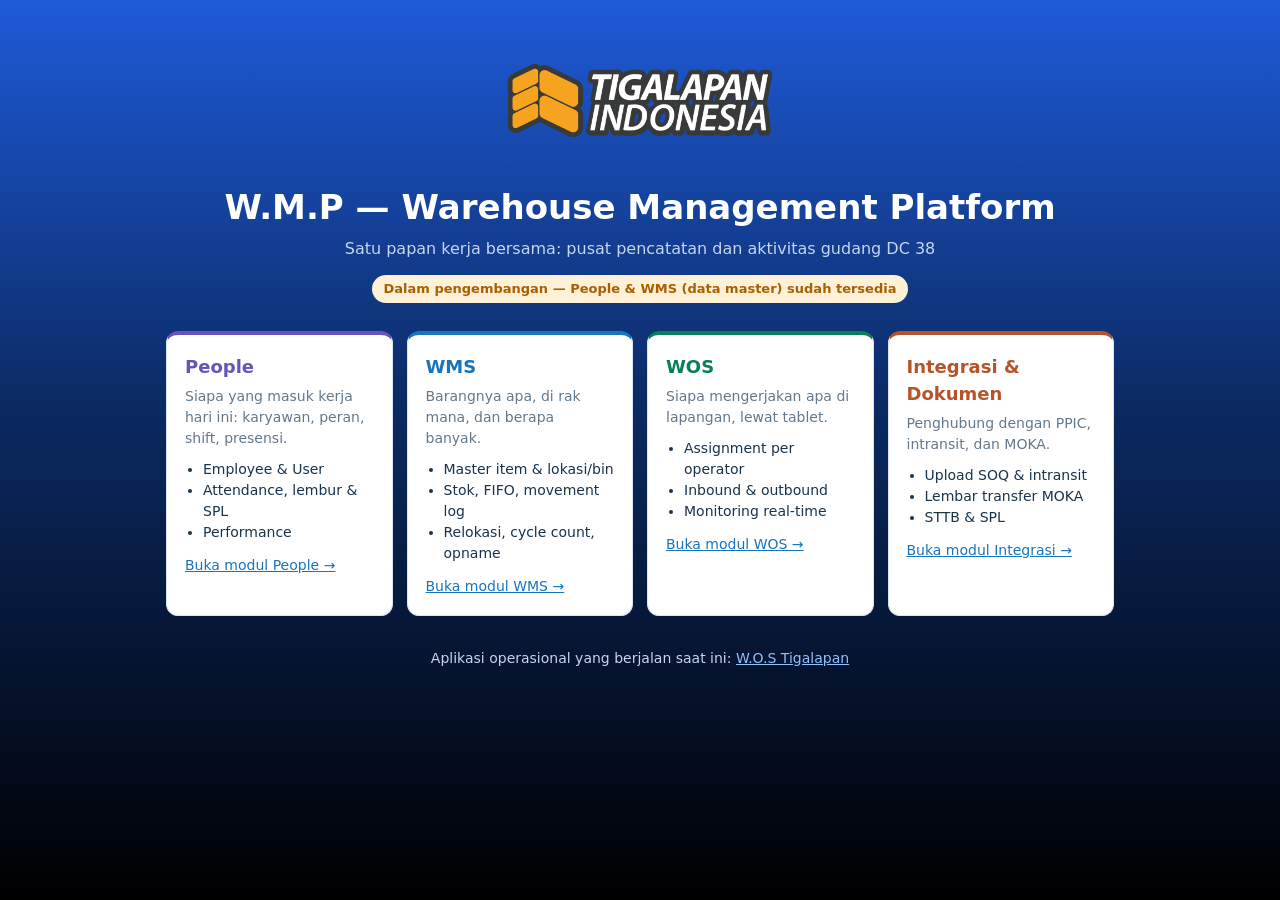
<file: index.html>
<!doctype html>
<html lang="id">
<head>
<meta charset="utf-8">
<meta name="viewport" content="width=device-width,initial-scale=1">
<title>W.M.P — Warehouse Management Platform</title>
<link rel="icon" type="image/png" href="assets/logo-tigalapan.png">
<style>
:root{--bg:#f4f7fa;--card:#fff;--ink:#18334b;--muted:#63788b;--line:#dbe5ed;--people:#6853b9;--wms:#1675bd;--wos:#087e5b;--brand:#b5532a}
@media(prefers-color-scheme:dark){:root:not([data-theme="light"]){--bg:#0f1b26;--card:#16283a;--ink:#e6eef6;--muted:#9bb0c3;--line:#26405a}}
*{box-sizing:border-box}
body{margin:0;min-height:100vh;background:#0a1f44;background:linear-gradient(180deg,#1e5bd8 0%,#0b2a63 45%,#000 100%) fixed;color:var(--ink);font:16px/1.5 system-ui,-apple-system,Segoe UI,Roboto,Arial,sans-serif}
main{max-width:980px;margin:0 auto;padding:40px 16px 56px}
header{text-align:center;margin-bottom:28px}
header img{width:100%;max-width:300px;height:auto}
h1{color:#fff;margin:14px 0 4px;font-size:clamp(24px,5vw,34px)}
.sub{color:#c5d6ee;margin:0}
.badge{display:inline-block;margin-top:14px;padding:4px 12px;border-radius:999px;background:#fff1d7;color:#a95f00;font-size:13px;font-weight:600}
.grid{display:grid;grid-template-columns:repeat(auto-fit,minmax(210px,1fr));gap:14px;margin-top:28px}
.card{background:var(--card);border:1px solid var(--line);border-radius:12px;padding:18px;border-top:4px solid var(--c)}
.card h2{margin:0 0 6px;font-size:18px;color:var(--c)}
.card p{margin:0;color:var(--muted);font-size:14px}
.card ul{margin:10px 0 0;padding-left:18px;font-size:14px}
.foot{margin-top:32px;text-align:center;color:#c5d6ee;font-size:14px}
a{color:#8fc1ff}.card a{color:var(--wms)}
</style>
</head>
<body>
<main>
 <header>
  <img src="assets/logo-tigalapan.png" alt="Tigalapan Indonesia" width="1080" height="436">
  <h1>W.M.P — Warehouse Management Platform</h1>
  <p class="sub">Satu papan kerja bersama: pusat pencatatan dan aktivitas gudang DC 38</p>
  <span class="badge">Dalam pengembangan — People &amp; WMS (data master) sudah tersedia</span>
 </header>
 <section class="grid" aria-label="Modul platform">
  <article class="card" style="--c:var(--people)"><h2>People</h2><p>Siapa yang masuk kerja hari ini: karyawan, peran, shift, presensi.</p><ul><li>Employee &amp; User</li><li>Attendance, lembur &amp; SPL</li><li>Performance</li></ul><p style="margin-top:12px"><a href="people.html">Buka modul People →</a></p></article>
  <article class="card" style="--c:var(--wms)"><h2>WMS</h2><p>Barangnya apa, di rak mana, dan berapa banyak.</p><ul><li>Master item &amp; lokasi/bin</li><li>Stok, FIFO, movement log</li><li>Relokasi, cycle count, opname</li></ul><p style="margin-top:12px"><a href="wms.html">Buka modul WMS →</a></p></article>
  <article class="card" style="--c:var(--wos)"><h2>WOS</h2><p>Siapa mengerjakan apa di lapangan, lewat tablet.</p><ul><li>Assignment per operator</li><li>Inbound &amp; outbound</li><li>Monitoring real-time</li></ul><p style="margin-top:12px"><a href="wos.html">Buka modul WOS →</a></p></article>
  <article class="card" style="--c:var(--brand)"><h2>Integrasi &amp; Dokumen</h2><p>Penghubung dengan PPIC, intransit, dan MOKA.</p><ul><li>Upload SOQ &amp; intransit</li><li>Lembar transfer MOKA</li><li>STTB &amp; SPL</li></ul><p style="margin-top:12px"><a href="integrasi.html">Buka modul Integrasi →</a></p></article>
 </section>
 <p class="foot">Aplikasi operasional yang berjalan saat ini: <a href="https://w-o-s-tigalapan-project.vercel.app">W.O.S Tigalapan</a></p>
</main>
</body>
</html>
</file>
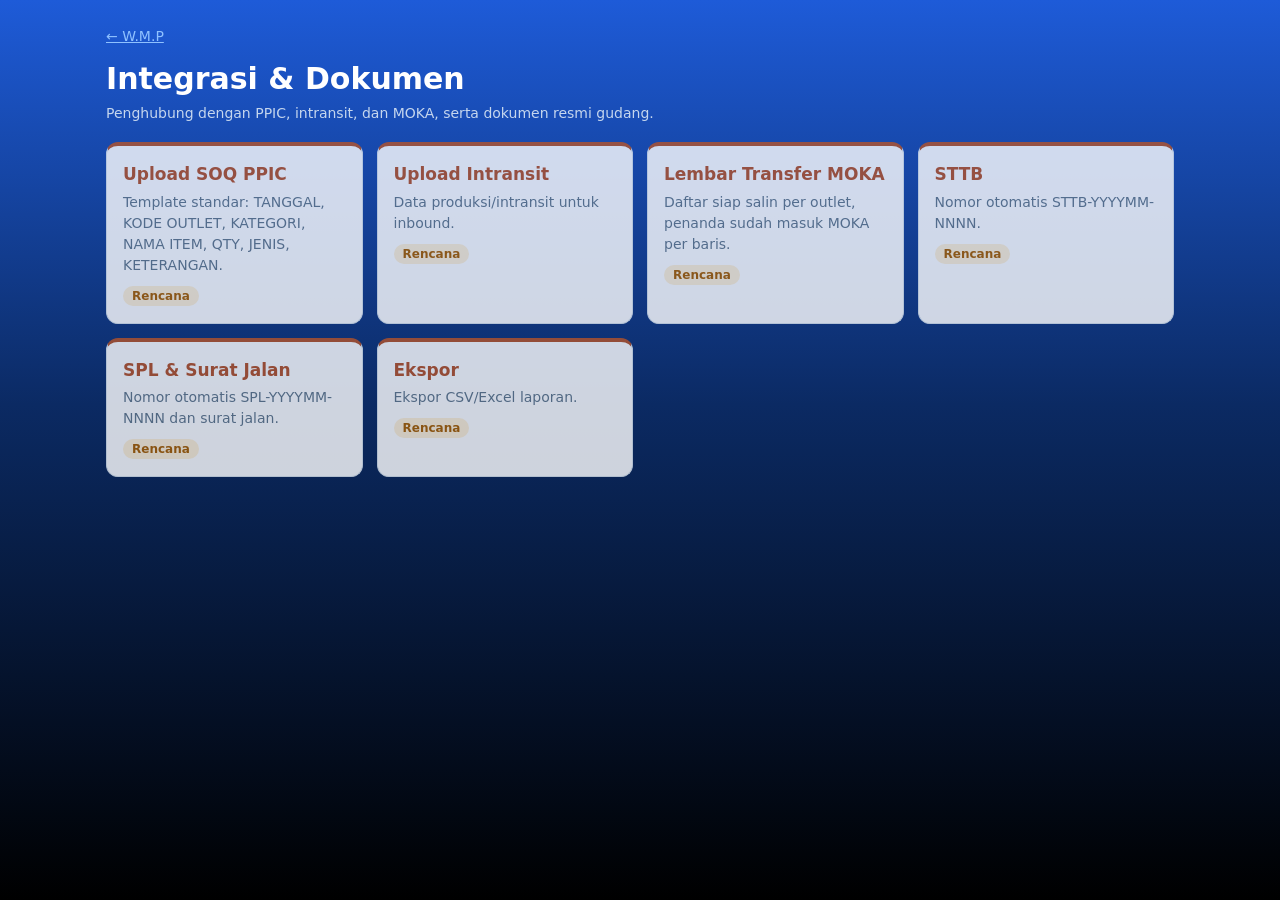
<file: integrasi.html>
<!doctype html>
<html lang="id">
<head>
<meta charset="utf-8">
<meta name="viewport" content="width=device-width,initial-scale=1">
<title>Integrasi &amp; Dokumen | W.M.P</title>
<link rel="stylesheet" href="assets/wmp.css">
</head>
<body style="--c:var(--brand)">
<main>
 <a class="crumb" href="index.html">← W.M.P</a>
 <h1>Integrasi &amp; Dokumen</h1>
 <p class="sub">Penghubung dengan PPIC, intransit, dan MOKA, serta dokumen resmi gudang.</p>
 <section class="tiles">
  <div class="tile soon"><h2>Upload SOQ PPIC</h2><p>Template standar: TANGGAL, KODE OUTLET, KATEGORI, NAMA ITEM, QTY, JENIS, KETERANGAN.</p><span class="tag soon">Rencana</span></div>
  <div class="tile soon"><h2>Upload Intransit</h2><p>Data produksi/intransit untuk inbound.</p><span class="tag soon">Rencana</span></div>
  <div class="tile soon"><h2>Lembar Transfer MOKA</h2><p>Daftar siap salin per outlet, penanda sudah masuk MOKA per baris.</p><span class="tag soon">Rencana</span></div>
  <div class="tile soon"><h2>STTB</h2><p>Nomor otomatis STTB-YYYYMM-NNNN.</p><span class="tag soon">Rencana</span></div>
  <div class="tile soon"><h2>SPL &amp; Surat Jalan</h2><p>Nomor otomatis SPL-YYYYMM-NNNN dan surat jalan.</p><span class="tag soon">Rencana</span></div>
  <div class="tile soon"><h2>Ekspor</h2><p>Ekspor CSV/Excel laporan.</p><span class="tag soon">Rencana</span></div>
 </section>
</main>
</body>
</html>
</file>
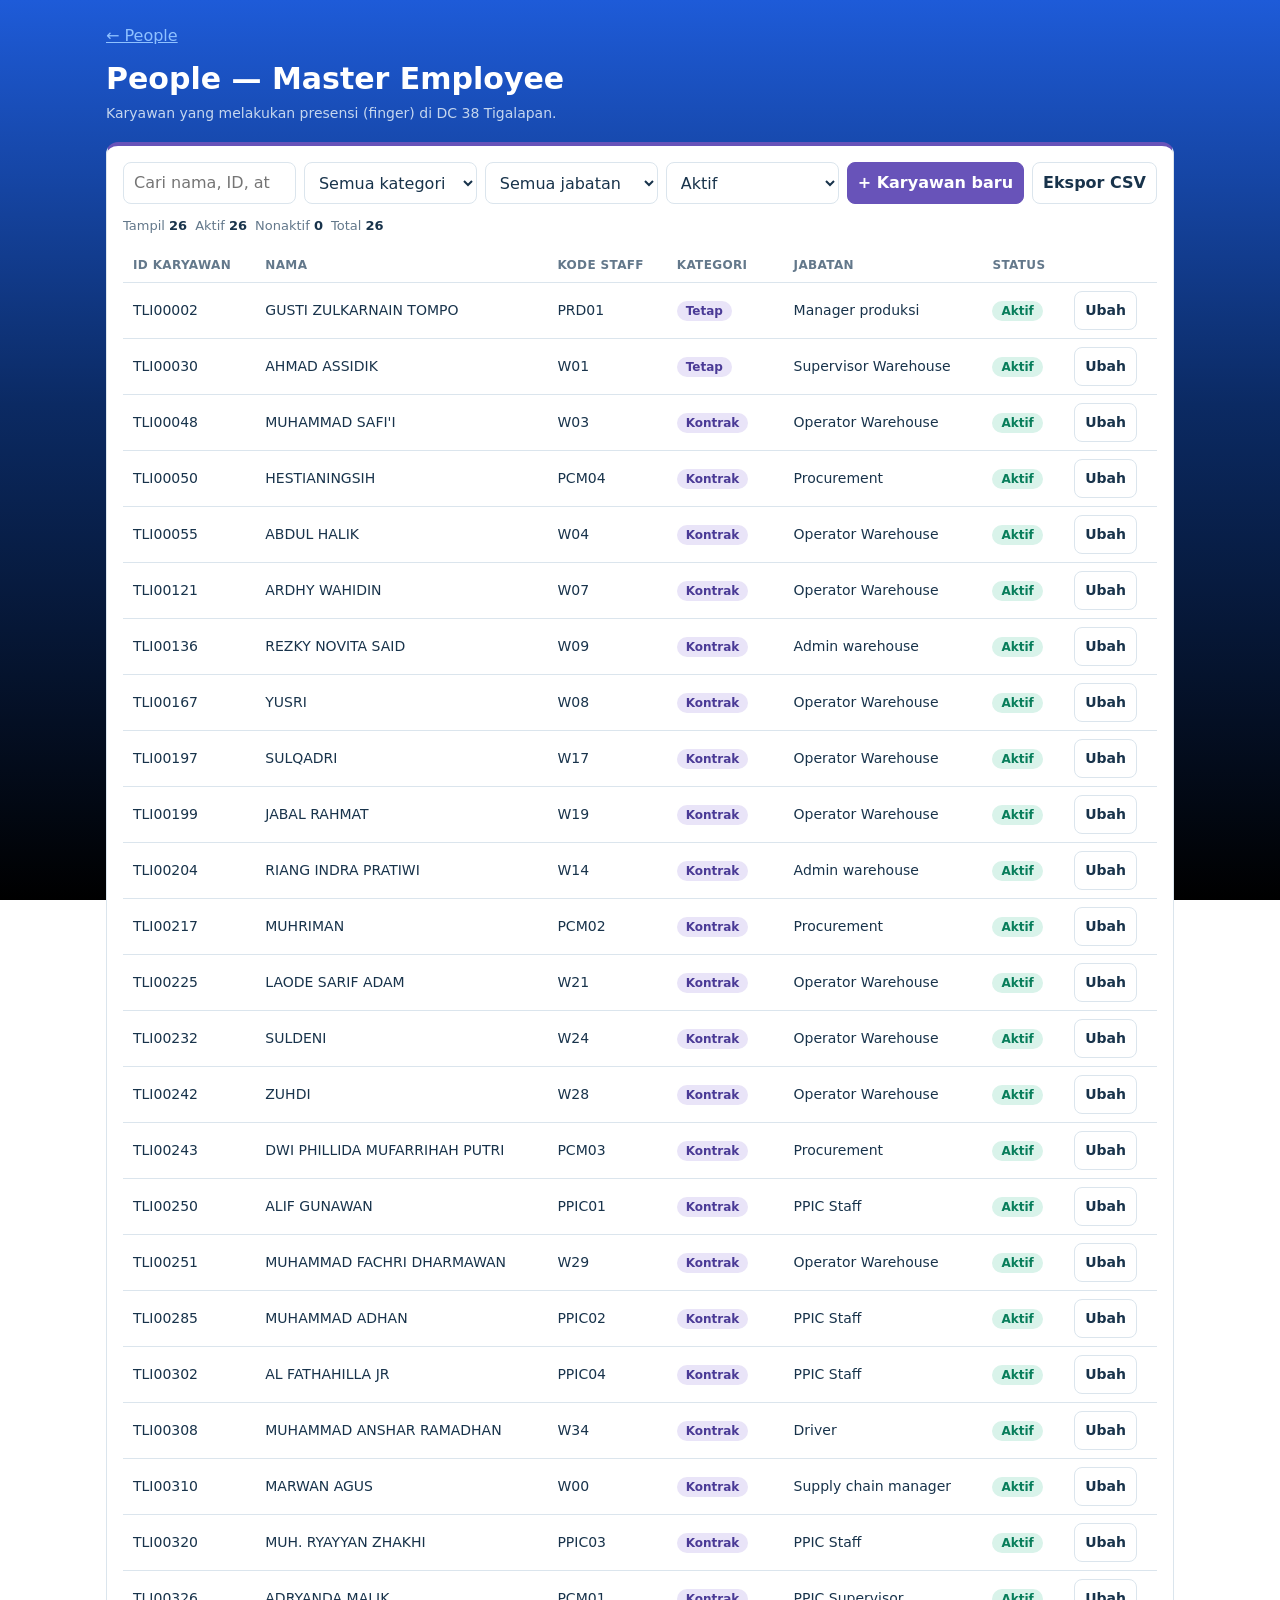
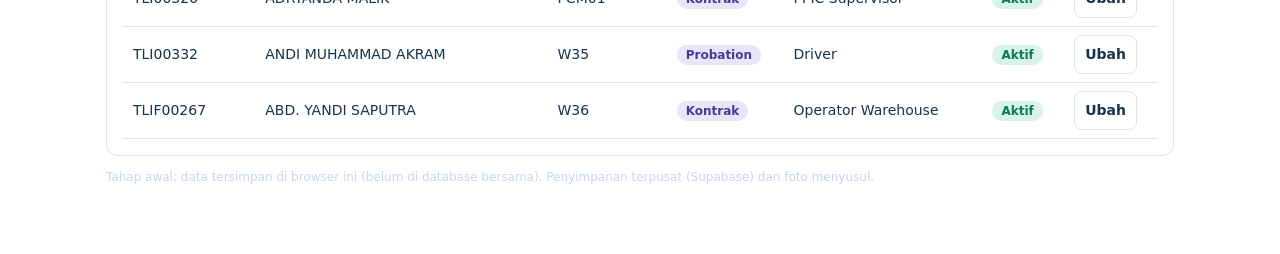
<file: people-employee.html>
<!doctype html>
<html lang="id">
<head>
<meta charset="utf-8">
<meta name="viewport" content="width=device-width,initial-scale=1">
<title>People — Employee | W.M.P</title>
<style>
:root{--card:#fff;--ink:#18334b;--muted:#63788b;--line:#dbe5ed;--people:#6853b9;--ok:#087e5b;--bad:#b3261e}
@media(prefers-color-scheme:dark){:root:not([data-theme="light"]){--card:#16283a;--ink:#e6eef6;--muted:#9bb0c3;--line:#26405a}}
*{box-sizing:border-box}
body{margin:0;min-height:100vh;background:#0a1f44;background:linear-gradient(180deg,#1e5bd8 0%,#0b2a63 45%,#000 100%) fixed;color:#fff;font:16px/1.5 system-ui,-apple-system,Segoe UI,Roboto,Arial,sans-serif}
main{max-width:1100px;margin:0 auto;padding:24px 16px 56px}
a{color:#8fc1ff}
h1{margin:8px 0 2px;font-size:clamp(22px,4vw,30px)}
.sub{margin:0 0 18px;color:#c5d6ee;font-size:14px}
.panel{background:var(--card);color:var(--ink);border:1px solid var(--line);border-radius:12px;padding:16px;border-top:4px solid var(--people)}
.bar{display:flex;flex-wrap:wrap;gap:8px;margin-bottom:12px}
.bar input,.bar select{flex:1 1 150px;min-width:0}
input,select,textarea,button{font:inherit;color:var(--ink);background:var(--card);border:1px solid var(--line);border-radius:8px;padding:8px 10px}
button{cursor:pointer;font-weight:600}
button.pri{background:var(--people);color:#fff;border-color:var(--people)}
.stats{display:flex;flex-wrap:wrap;gap:8px;margin:0 0 12px;font-size:13px;color:var(--muted)}
.stats b{color:var(--ink)}
.wrap{overflow-x:auto}
table{width:100%;border-collapse:collapse;font-size:14px}
th,td{text-align:left;padding:8px 10px;border-bottom:1px solid var(--line);white-space:nowrap}
th{font-size:12px;text-transform:uppercase;letter-spacing:.03em;color:var(--muted)}
tr.off td{opacity:.55}
.tag{display:inline-block;padding:1px 9px;border-radius:999px;font-size:12px;font-weight:600;background:#e9e4f8;color:#4a3a96}
.tag.on{background:#d9f3ea;color:var(--ok)}.tag.nonaktif{background:#fbe0de;color:var(--bad)}
dialog{border:0;border-radius:12px;padding:0;width:min(520px,94vw);background:var(--card);color:var(--ink)}
dialog::backdrop{background:rgba(0,0,0,.6)}
form{padding:18px;display:grid;gap:12px}
form h2{margin:0;font-size:18px}
label{display:grid;gap:4px;font-size:13px;color:var(--muted)}
label input,label select,label textarea{width:100%}
.row2{display:grid;grid-template-columns:1fr 1fr;gap:12px}
.err{color:var(--bad);font-size:13px;min-height:1em;margin:0}
.acts{display:flex;justify-content:flex-end;gap:8px}
.note{margin-top:12px;font-size:12px;color:#c5d6ee}
@media(max-width:520px){.row2{grid-template-columns:1fr}}
</style>
</head>
<body>
<main>
 <a href="people.html">← People</a>
 <h1>People — Master Employee</h1>
 <p class="sub">Karyawan yang melakukan presensi (finger) di DC 38 Tigalapan.</p>
 <section class="panel">
  <div class="bar">
   <input id="q" type="search" placeholder="Cari nama, ID, atau kode staff…" aria-label="Cari">
   <select id="fk" aria-label="Kategori"></select>
   <select id="fj" aria-label="Jabatan"></select>
   <select id="fs" aria-label="Status"><option value="">Semua status</option><option value="AKTIF" selected>Aktif</option><option value="NONAKTIF">Nonaktif</option></select>
   <button class="pri" id="add">+ Karyawan baru</button>
   <button id="csv">Ekspor CSV</button>
  </div>
  <p class="stats" id="stats"></p>
  <div class="wrap"><table>
   <thead><tr><th>ID Karyawan</th><th>Nama</th><th>Kode Staff</th><th>Kategori</th><th>Jabatan</th><th>Status</th><th></th></tr></thead>
   <tbody id="rows"></tbody>
  </table></div>
 </section>
 <p class="note">Tahap awal: data tersimpan di browser ini (belum di database bersama). Penyimpanan terpusat (Supabase) dan foto menyusul.</p>
</main>

<dialog id="dlg">
 <form id="f" method="dialog">
  <h2 id="ft">Karyawan baru</h2>
  <div class="row2">
   <label>ID Karyawan<input name="id" required maxlength="20" placeholder="TLI00000"></label>
   <label>Kode Staff<input name="staff" required maxlength="12" placeholder="W00"></label>
  </div>
  <label>Nama lengkap<input name="name" required maxlength="80"></label>
  <div class="row2">
   <label>Kategori<select name="cat"></select></label>
   <label>Status<select name="status"><option value="AKTIF">Aktif</option><option value="NONAKTIF">Nonaktif</option></select></label>
  </div>
  <label>Jabatan<input name="job" required maxlength="60" list="jobs"></label>
  <datalist id="jobs"></datalist>
  <label>Catatan (opsional)<textarea name="note" rows="2" maxlength="200"></textarea></label>
  <p class="err" id="err" role="alert"></p>
  <div class="acts"><button type="button" id="cancel">Batal</button><button class="pri" id="save" type="submit">Simpan</button></div>
 </form>
</dialog>

<script>
const KEY='wmp.employees.v1';
const CATS=['Tetap','Kontrak','Probation'];
const SEED=[
['TLI00002','GUSTI ZULKARNAIN TOMPO','PRD01','Tetap','Manager produksi'],
['TLI00030','AHMAD ASSIDIK','W01','Tetap','Supervisor Warehouse'],
['TLI00048',"MUHAMMAD SAFI'I",'W03','Kontrak','Operator Warehouse'],
['TLI00050','HESTIANINGSIH','PCM04','Kontrak','Procurement'],
['TLI00055','ABDUL HALIK','W04','Kontrak','Operator Warehouse'],
['TLI00121','ARDHY WAHIDIN','W07','Kontrak','Operator Warehouse'],
['TLI00136','REZKY NOVITA SAID','W09','Kontrak','Admin warehouse'],
['TLI00167','YUSRI','W08','Kontrak','Operator Warehouse'],
['TLI00197','SULQADRI','W17','Kontrak','Operator Warehouse'],
['TLI00199','JABAL RAHMAT','W19','Kontrak','Operator Warehouse'],
['TLI00204','RIANG INDRA PRATIWI','W14','Kontrak','Admin warehouse'],
['TLI00217','MUHRIMAN','PCM02','Kontrak','Procurement'],
['TLI00225','LAODE SARIF ADAM','W21','Kontrak','Operator Warehouse'],
['TLI00232','SULDENI','W24','Kontrak','Operator Warehouse'],
['TLI00242','ZUHDI','W28','Kontrak','Operator Warehouse'],
['TLI00243','DWI PHILLIDA MUFARRIHAH PUTRI','PCM03','Kontrak','Procurement'],
['TLI00250','ALIF GUNAWAN','PPIC01','Kontrak','PPIC Staff'],
['TLI00251','MUHAMMAD FACHRI DHARMAWAN','W29','Kontrak','Operator Warehouse'],
['TLI00285','MUHAMMAD ADHAN','PPIC02','Kontrak','PPIC Staff'],
['TLI00302','AL FATHAHILLA JR','PPIC04','Kontrak','PPIC Staff'],
['TLI00308','MUHAMMAD ANSHAR RAMADHAN','W34','Kontrak','Driver'],
['TLI00310','MARWAN AGUS','W00','Kontrak','Supply chain manager'],
['TLI00320','MUH. RYAYYAN ZHAKHI','PPIC03','Kontrak','PPIC Staff'],
['TLI00326','ADRYANDA MALIK','PCM01','Kontrak','PPIC Supervisor'],
['TLI00332','ANDI MUHAMMAD AKRAM','W35','Probation','Driver'],
['TLIF00267','ABD. YANDI SAPUTRA','W36','Kontrak','Operator Warehouse']
].map(([id,name,staff,cat,job])=>({id,name,staff,cat,job,status:'AKTIF',note:'',wh:'DC38'}));

let data;
try{data=JSON.parse(localStorage.getItem(KEY))}catch(e){}
if(!Array.isArray(data)){data=SEED.map(x=>({...x}));persist()}
function persist(){try{localStorage.setItem(KEY,JSON.stringify(data))}catch(e){}}

const $=id=>document.getElementById(id);
const esc=s=>String(s).replace(/[&<>"']/g,c=>({'&':'&amp;','<':'&lt;','>':'&gt;','"':'&quot;',"'":'&#39;'}[c]));
let editing=null;

function fillFilters(){
  const jobs=[...new Set(data.map(d=>d.job))].sort();
  const cur=[$('fk').value,$('fj').value];
  $('fk').innerHTML='<option value="">Semua kategori</option>'+CATS.map(c=>`<option>${c}</option>`).join('');
  $('fj').innerHTML='<option value="">Semua jabatan</option>'+jobs.map(j=>`<option>${esc(j)}</option>`).join('');
  $('fk').value=cur[0]||'';$('fj').value=cur[1]||'';
  $('jobs').innerHTML=jobs.map(j=>`<option value="${esc(j)}">`).join('');
}
function render(){
  const q=$('q').value.trim().toLowerCase(),k=$('fk').value,j=$('fj').value,s=$('fs').value;
  const list=data.filter(d=>(!q||[d.id,d.name,d.staff].some(v=>v.toLowerCase().includes(q)))&&(!k||d.cat===k)&&(!j||d.job===j)&&(!s||d.status===s))
    .sort((a,b)=>a.id.localeCompare(b.id));
  $('rows').innerHTML=list.map(d=>`<tr class="${d.status==='AKTIF'?'':'off'}"><td>${esc(d.id)}</td><td>${esc(d.name)}</td><td>${esc(d.staff)}</td><td><span class="tag">${esc(d.cat)}</span></td><td>${esc(d.job)}</td><td><span class="tag ${d.status==='AKTIF'?'on':'nonaktif'}">${d.status==='AKTIF'?'Aktif':'Nonaktif'}</span></td><td><button data-id="${esc(d.id)}">Ubah</button></td></tr>`).join('')||'<tr><td colspan="7">Tidak ada data.</td></tr>';
  const act=data.filter(d=>d.status==='AKTIF').length;
  $('stats').innerHTML=`<span>Tampil <b>${list.length}</b></span><span>Aktif <b>${act}</b></span><span>Nonaktif <b>${data.length-act}</b></span><span>Total <b>${data.length}</b></span>`;
}
function open(d){
  editing=d?d.id:null;
  $('ft').textContent=d?'Ubah karyawan':'Karyawan baru';
  const f=$('f');
  f.cat.innerHTML=CATS.map(c=>`<option>${c}</option>`).join('');
  f.id.value=d?d.id:'';f.staff.value=d?d.staff:'';f.name.value=d?d.name:'';
  f.cat.value=d?d.cat:'Kontrak';f.status.value=d?d.status:'AKTIF';f.job.value=d?d.job:'';f.note.value=d?d.note:'';
  $('err').textContent='';$('dlg').showModal();
}
$('add').onclick=()=>open(null);
$('cancel').onclick=()=>$('dlg').close();
$('rows').onclick=e=>{const b=e.target.closest('button[data-id]');if(b)open(data.find(d=>d.id===b.dataset.id))};
$('f').onsubmit=e=>{
  e.preventDefault();
  const f=$('f');
  const rec={id:f.id.value.trim().toUpperCase(),staff:f.staff.value.trim().toUpperCase(),name:f.name.value.trim().toUpperCase(),cat:f.cat.value,status:f.status.value,job:f.job.value.trim(),note:f.note.value.trim(),wh:'DC38'};
  const dup=data.find(d=>d.id!==editing&&(d.id===rec.id||d.staff===rec.staff));
  if(dup){$('err').textContent=dup.id===rec.id?'ID Karyawan sudah dipakai.':'Kode Staff sudah dipakai oleh '+dup.name+'.';return}
  if(editing){data[data.findIndex(d=>d.id===editing)]=rec}else{data.push(rec)}
  persist();$('dlg').close();fillFilters();render();
};
['q','fk','fj','fs'].forEach(i=>$(i).addEventListener('input',render));
$('csv').onclick=()=>{
  const q=v=>'"'+String(v).replace(/"/g,'""').replace(/^([=+\-@])/,"'$1")+'"';
  const rows=[['ID Karyawan','Nama','Kode Staff','Kategori','Jabatan','Status','Catatan'],...data.map(d=>[d.id,d.name,d.staff,d.cat,d.job,d.status,d.note])];
  const blob=new Blob(['﻿'+rows.map(r=>r.map(q).join(',')).join('\r\n')],{type:'text/csv'});
  const a=document.createElement('a');a.href=URL.createObjectURL(blob);a.download='employee-dc38.csv';a.click();
};
fillFilters();render();
</script>
</body>
</html>
</file>
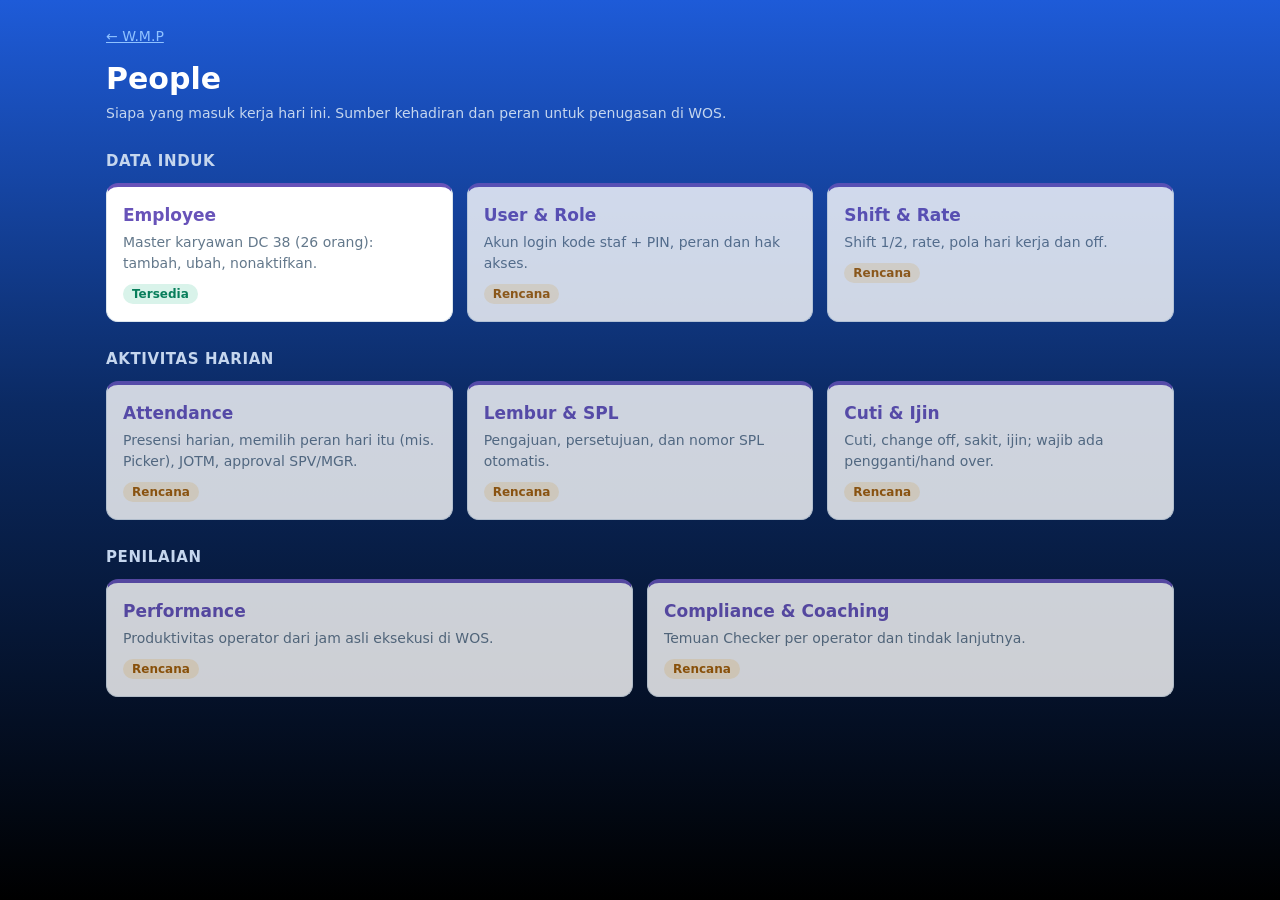
<file: people.html>
<!doctype html>
<html lang="id">
<head>
<meta charset="utf-8">
<meta name="viewport" content="width=device-width,initial-scale=1">
<title>People | W.M.P</title>
<link rel="stylesheet" href="assets/wmp.css">
</head>
<body style="--c:var(--people)">
<main>
 <a class="crumb" href="index.html">← W.M.P</a>
 <h1>People</h1>
 <p class="sub">Siapa yang masuk kerja hari ini. Sumber kehadiran dan peran untuk penugasan di WOS.</p>
 <h3 class="sec">Data induk</h3><section class="tiles">
  <a class="tile" href="people-employee.html"><h2>Employee</h2><p>Master karyawan DC 38 (26 orang): tambah, ubah, nonaktifkan.</p><span class="tag on">Tersedia</span></a>
  <div class="tile soon"><h2>User &amp; Role</h2><p>Akun login kode staf + PIN, peran dan hak akses.</p><span class="tag soon">Rencana</span></div>
  <div class="tile soon"><h2>Shift &amp; Rate</h2><p>Shift 1/2, rate, pola hari kerja dan off.</p><span class="tag soon">Rencana</span></div>
 </section><h3 class="sec">Aktivitas harian</h3><section class="tiles">
  <div class="tile soon"><h2>Attendance</h2><p>Presensi harian, memilih peran hari itu (mis. Picker), JOTM, approval SPV/MGR.</p><span class="tag soon">Rencana</span></div>
  <div class="tile soon"><h2>Lembur &amp; SPL</h2><p>Pengajuan, persetujuan, dan nomor SPL otomatis.</p><span class="tag soon">Rencana</span></div>
  <div class="tile soon"><h2>Cuti &amp; Ijin</h2><p>Cuti, change off, sakit, ijin; wajib ada pengganti/hand over.</p><span class="tag soon">Rencana</span></div>
 </section><h3 class="sec">Penilaian</h3><section class="tiles">
  <div class="tile soon"><h2>Performance</h2><p>Produktivitas operator dari jam asli eksekusi di WOS.</p><span class="tag soon">Rencana</span></div>
  <div class="tile soon"><h2>Compliance &amp; Coaching</h2><p>Temuan Checker per operator dan tindak lanjutnya.</p><span class="tag soon">Rencana</span></div>
 </section>
</main>
</body>
</html>
</file>
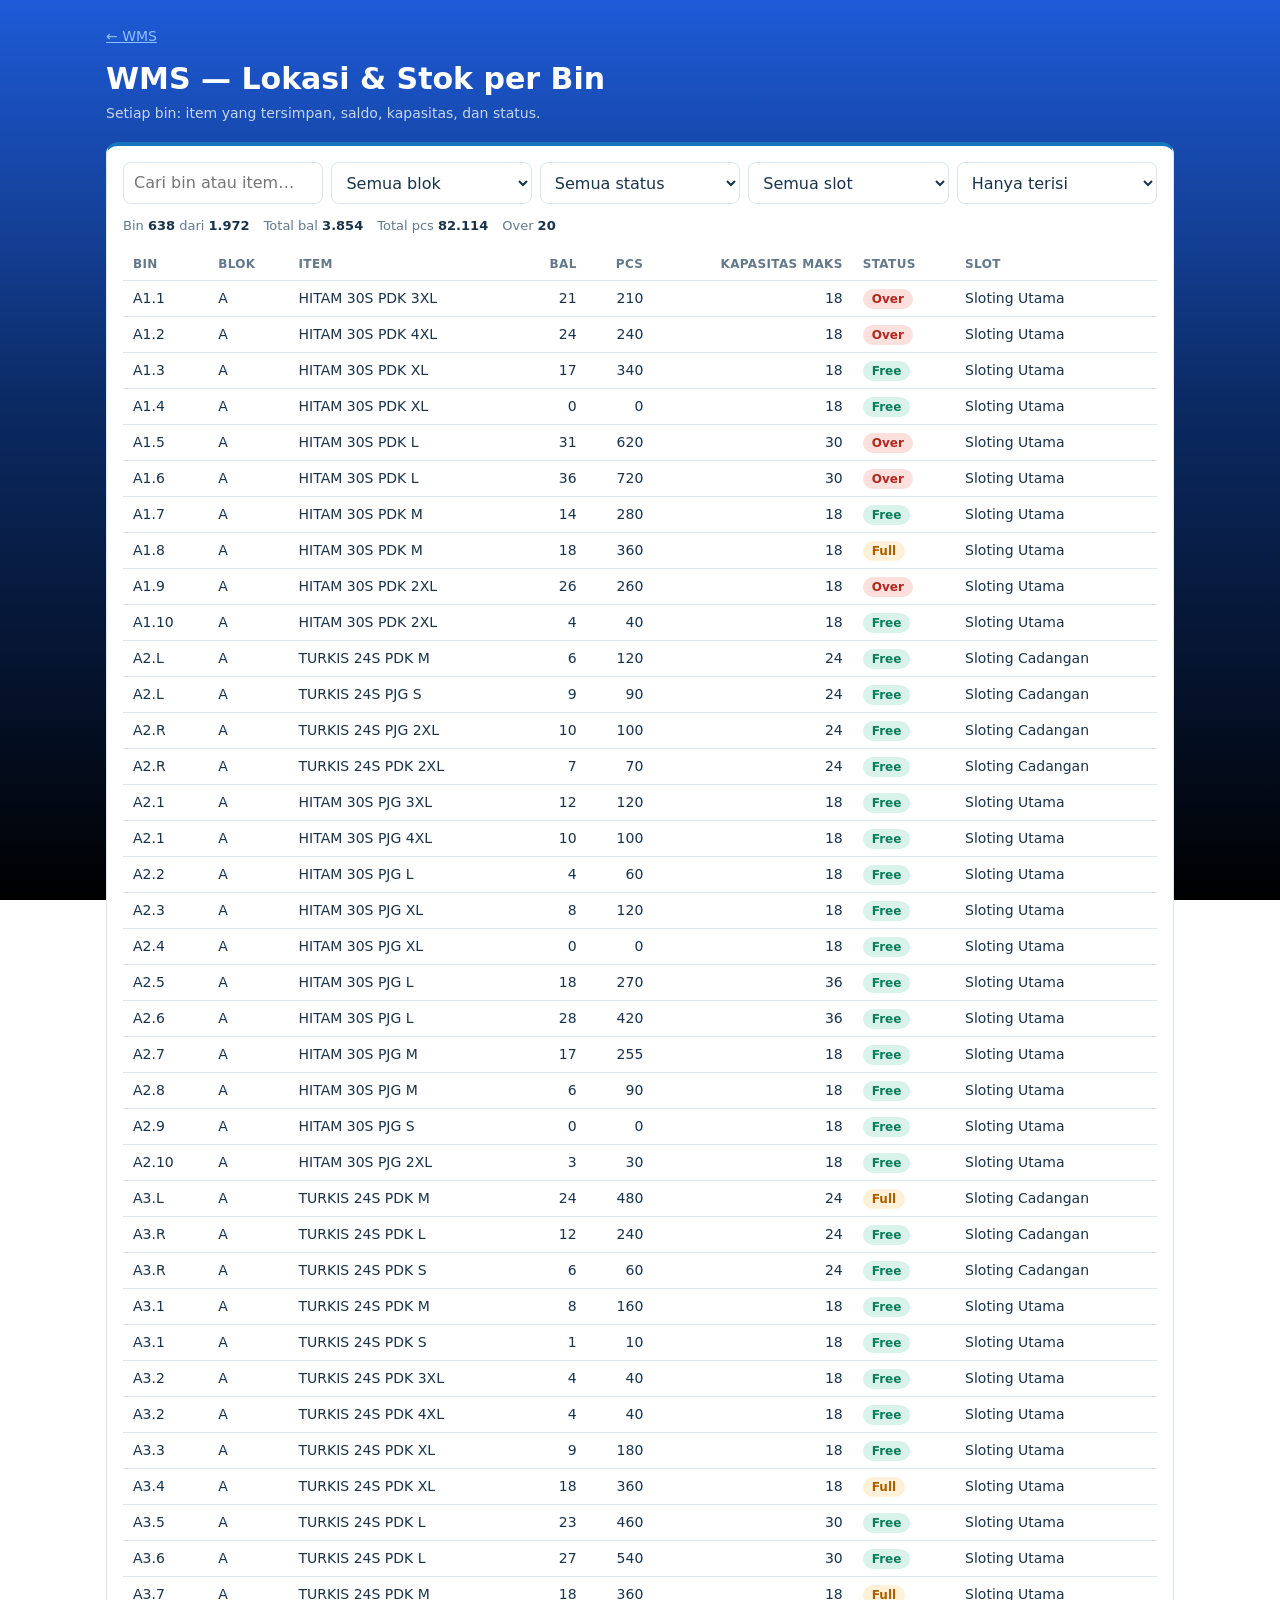
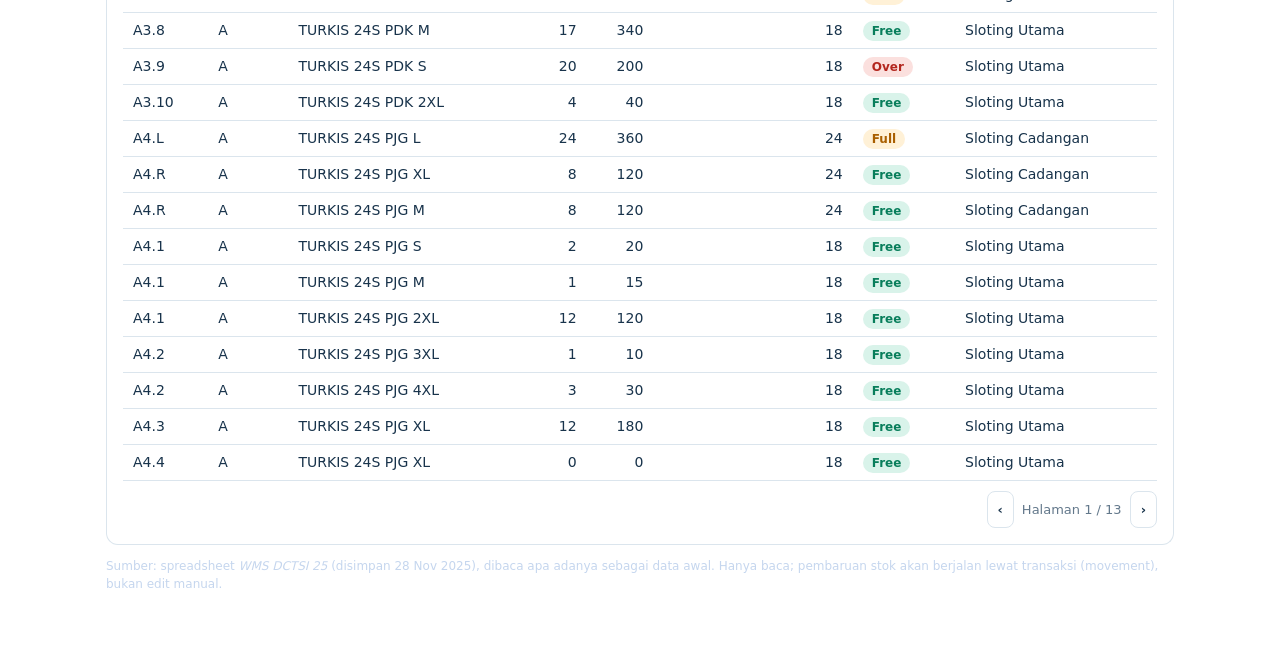
<file: wms-bin.html>
<!doctype html>
<html lang="id">
<head>
<meta charset="utf-8">
<meta name="viewport" content="width=device-width,initial-scale=1">
<title>WMS — Lokasi &amp; Stok per Bin | W.M.P</title>
<link rel="stylesheet" href="assets/wmp.css">
</head>
<body style="--c:var(--wms)">
<main>
 <a class="crumb" href="wms.html">← WMS</a>
 <h1>WMS — Lokasi &amp; Stok per Bin</h1>
 <p class="sub">Setiap bin: item yang tersimpan, saldo, kapasitas, dan status.</p>
 <section class="panel">
  <div class="bar"><input id="q" type="search" placeholder="Cari bin atau item…" aria-label="Cari"><select id="fb" aria-label="Blok"></select><select id="fs" aria-label="Status"><option value="">Semua status</option><option>Free</option><option>Full</option><option>Over</option></select><select id="fk" aria-label="Slot"><option value="">Semua slot</option><option>Sloting Utama</option><option>Sloting Cadangan</option></select><select id="fe" aria-label="Isi"><option value="">Terisi &amp; kosong</option><option value="1" selected>Hanya terisi</option><option value="0">Hanya kosong</option></select></div>
  <p class="stats" id="stats"></p>
  <div class="wrap"><table><thead><tr><th>Bin</th><th>Blok</th><th>Item</th><th class="n">Bal</th><th class="n">Pcs</th><th class="n">Kapasitas maks</th><th>Status</th><th>Slot</th></tr></thead><tbody id="rows"></tbody></table></div>
  <div class="pager"><button id="prev">‹</button><span id="pg"></span><button id="next">›</button></div>
 </section>
 <p class="note">Sumber: spreadsheet <em>WMS DCTSI 25</em> (disimpan 28 Nov 2025), dibaca apa adanya sebagai data awal. Hanya baca; pembaruan stok akan berjalan lewat transaksi (movement), bukan edit manual.</p>
</main>
<script>
const $=id=>document.getElementById(id);
const esc=s=>String(s).replace(/[&<>"']/g,c=>({'&':'&amp;','<':'&lt;','>':'&gt;','"':'&quot;',"'":'&#39;'}[c]));
const fmt=n=>Number(n).toLocaleString('id-ID');
const PER=50;let page=0,list=[];
let D=[];const blok=b=>b.replace(/[.\d].*$/,"")||b;
fetch("assets/data/wms-bins.json").then(r=>r.json()).then(d=>{D=d;
 const bl=[...new Set(D.map(x=>blok(x[0])))].sort();
 $("fb").innerHTML="<option value=\"\">Semua blok</option>"+bl.map(c=>`<option>${esc(c)}</option>`).join("");
 apply()}).catch(()=>{$("stats").textContent="Gagal memuat data."});
function apply(){const q=$("q").value.trim().toLowerCase(),b=$("fb").value,s=$("fs").value,k=$("fk").value,e=$("fe").value;
 list=D.filter(x=>(!q||x[0].toLowerCase().includes(q)||x[1].toLowerCase().includes(q))&&(!b||blok(x[0])===b)&&(!s||x[5]===s)&&(!k||x[6]===k)&&(e===""||(e==="1")===!!x[1]));page=0;draw()}
function draw(){const n=list.length,pages=Math.max(1,Math.ceil(n/PER));if(page>=pages)page=pages-1;
 const st=s=>s==="Over"?"bad":s==="Full"?"soon":"on";
 $("rows").innerHTML=list.slice(page*PER,page*PER+PER).map(x=>`<tr><td>${esc(x[0])}</td><td>${esc(blok(x[0]))}</td><td>${esc(x[1])||"—"}</td><td class="n">${fmt(x[2])}</td><td class="n">${fmt(x[3])}</td><td class="n">${fmt(x[4])}</td><td><span class="tag ${st(x[5])}" style="margin:0">${esc(x[5])}</span></td><td>${esc(x[6])}</td></tr>`).join("")||"<tr><td colspan=8>Tidak ada data.</td></tr>";
 const sum=k=>list.reduce((a,x)=>a+(x[k]||0),0);
 $("stats").innerHTML=`<span>Bin <b>${fmt(n)}</b> dari <b>${fmt(D.length)}</b></span><span>Total bal <b>${fmt(sum(2))}</b></span><span>Total pcs <b>${fmt(sum(3))}</b></span><span>Over <b>${list.filter(x=>x[5]==="Over").length}</b></span>`;
 $("pg").textContent=`Halaman ${page+1} / ${pages}`;$("prev").disabled=page==0;$("next").disabled=page>=pages-1}
["q","fb","fs","fk","fe"].forEach(i=>$(i).addEventListener("input",apply));
$("prev").onclick=()=>{page--;draw()};$("next").onclick=()=>{page++;draw()};
</script>
</body>
</html>
</file>
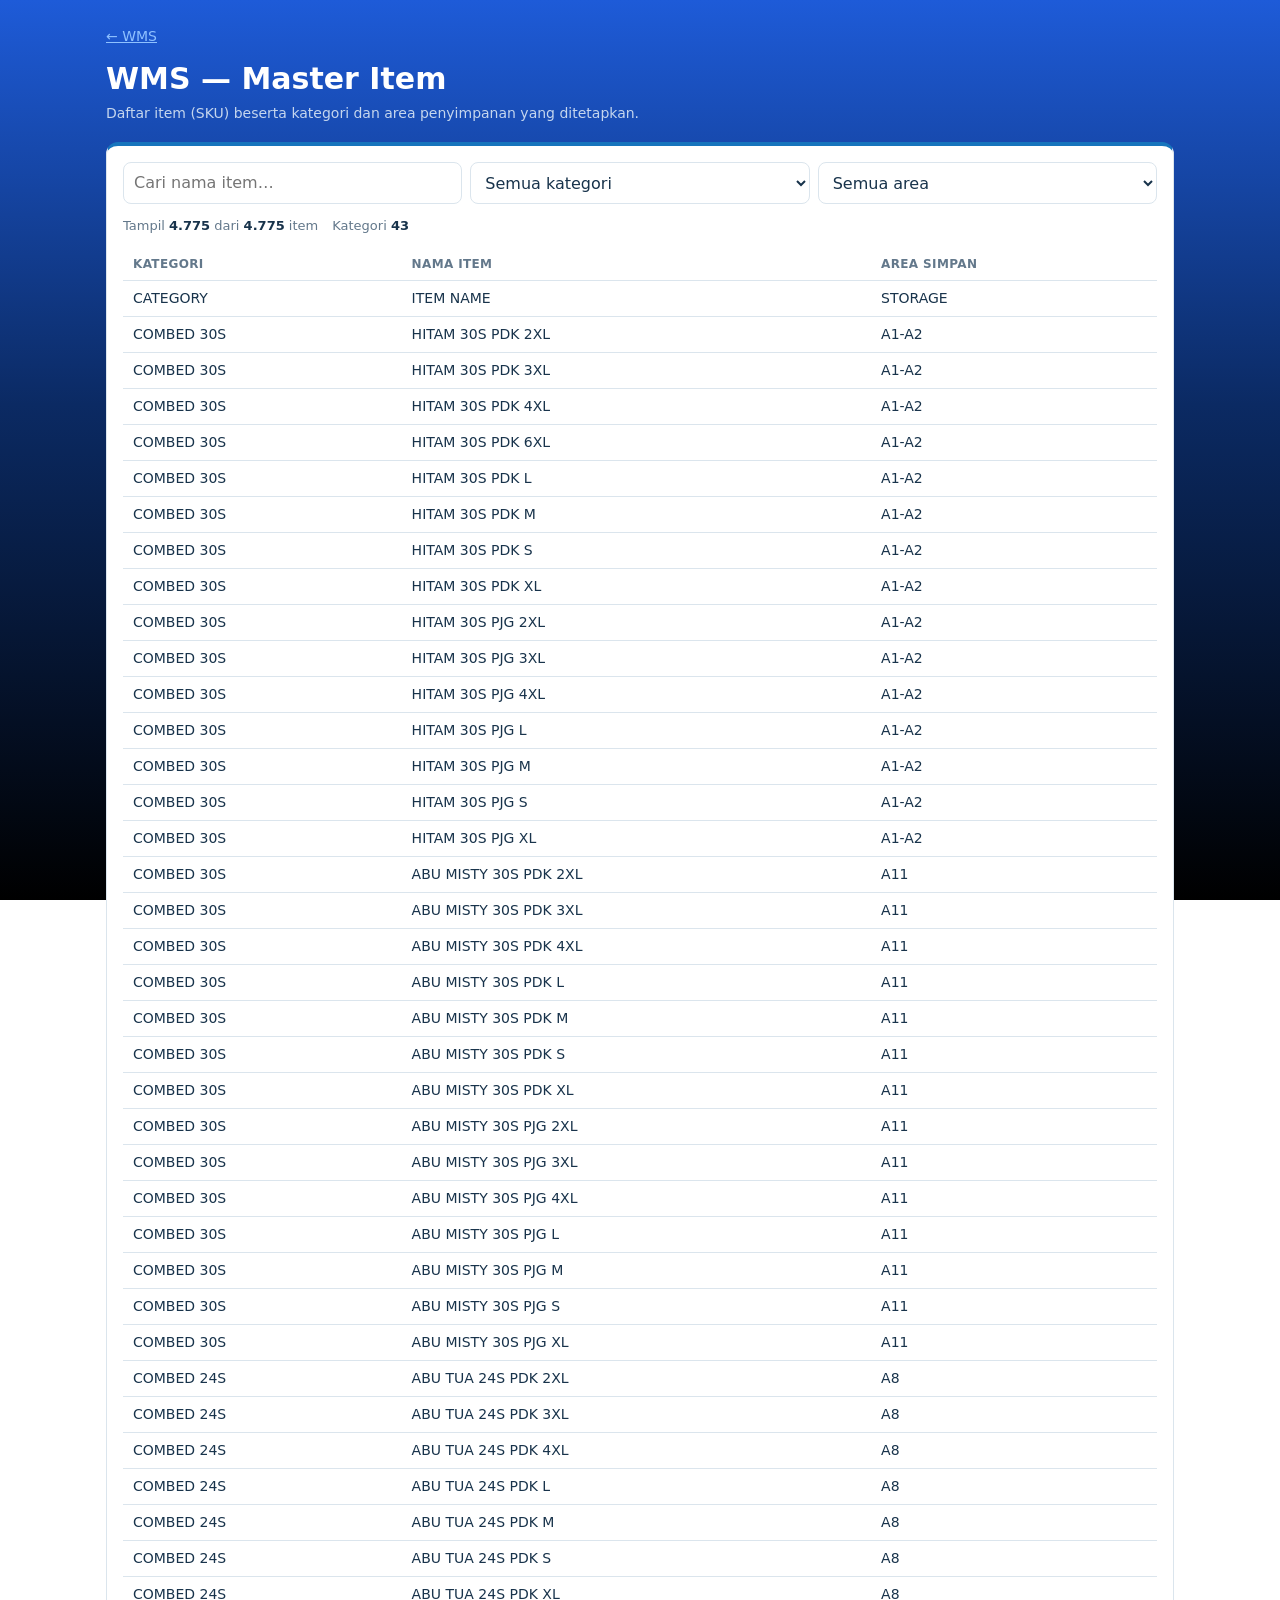
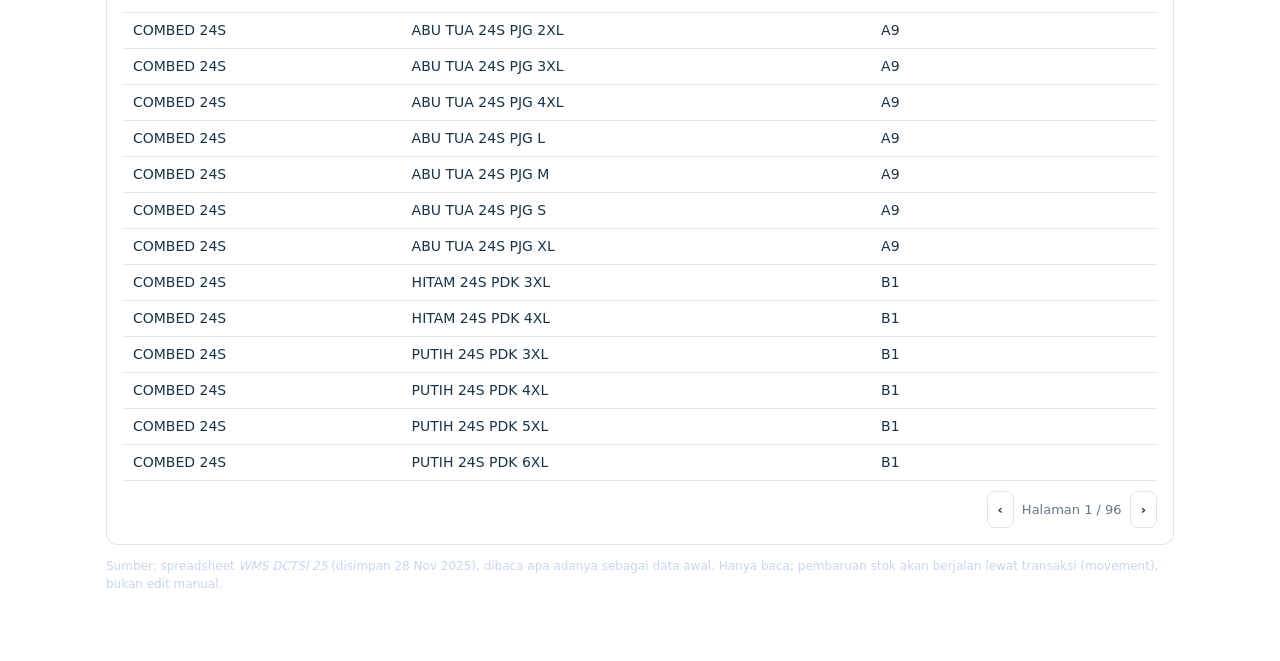
<file: wms-item.html>
<!doctype html>
<html lang="id">
<head>
<meta charset="utf-8">
<meta name="viewport" content="width=device-width,initial-scale=1">
<title>WMS — Master Item | W.M.P</title>
<link rel="stylesheet" href="assets/wmp.css">
</head>
<body style="--c:var(--wms)">
<main>
 <a class="crumb" href="wms.html">← WMS</a>
 <h1>WMS — Master Item</h1>
 <p class="sub">Daftar item (SKU) beserta kategori dan area penyimpanan yang ditetapkan.</p>
 <section class="panel">
  <div class="bar"><input id="q" type="search" placeholder="Cari nama item…" aria-label="Cari"><select id="fc" aria-label="Kategori"></select><select id="fs" aria-label="Area"></select></div>
  <p class="stats" id="stats"></p>
  <div class="wrap"><table><thead><tr><th>Kategori</th><th>Nama item</th><th>Area simpan</th></tr></thead><tbody id="rows"></tbody></table></div>
  <div class="pager"><button id="prev">‹</button><span id="pg"></span><button id="next">›</button></div>
 </section>
 <p class="note">Sumber: spreadsheet <em>WMS DCTSI 25</em> (disimpan 28 Nov 2025), dibaca apa adanya sebagai data awal. Hanya baca; pembaruan stok akan berjalan lewat transaksi (movement), bukan edit manual.</p>
</main>
<script>
const $=id=>document.getElementById(id);
const esc=s=>String(s).replace(/[&<>"']/g,c=>({'&':'&amp;','<':'&lt;','>':'&gt;','"':'&quot;',"'":'&#39;'}[c]));
const fmt=n=>Number(n).toLocaleString('id-ID');
const PER=50;let page=0,list=[];
let D=[];
fetch("assets/data/wms-items.json").then(r=>r.json()).then(d=>{D=d;
 const cats=[...new Set(D.map(x=>x[0]))].sort(),ar=[...new Set(D.map(x=>x[2]))].sort();
 $("fc").innerHTML="<option value=\"\">Semua kategori</option>"+cats.map(c=>`<option>${esc(c)}</option>`).join("");
 $("fs").innerHTML="<option value=\"\">Semua area</option>"+ar.map(c=>`<option>${esc(c)}</option>`).join("");
 apply()}).catch(()=>{$("stats").textContent="Gagal memuat data."});
function apply(){const q=$("q").value.trim().toLowerCase(),c=$("fc").value,a=$("fs").value;
 list=D.filter(x=>(!q||x[1].toLowerCase().includes(q))&&(!c||x[0]===c)&&(!a||x[2]===a));page=0;draw()}
function draw(){const n=list.length,pages=Math.max(1,Math.ceil(n/PER));if(page>=pages)page=pages-1;
 $("rows").innerHTML=list.slice(page*PER,page*PER+PER).map(x=>`<tr><td>${esc(x[0])}</td><td>${esc(x[1])}</td><td>${esc(x[2])}</td></tr>`).join("")||"<tr><td colspan=3>Tidak ada data.</td></tr>";
 $("stats").innerHTML=`<span>Tampil <b>${fmt(n)}</b> dari <b>${fmt(D.length)}</b> item</span><span>Kategori <b>${new Set(list.map(x=>x[0])).size}</b></span>`;
 $("pg").textContent=`Halaman ${page+1} / ${pages}`;$("prev").disabled=page==0;$("next").disabled=page>=pages-1}
["q","fc","fs"].forEach(i=>$(i).addEventListener("input",apply));
$("prev").onclick=()=>{page--;draw()};$("next").onclick=()=>{page++;draw()};
</script>
</body>
</html>
</file>
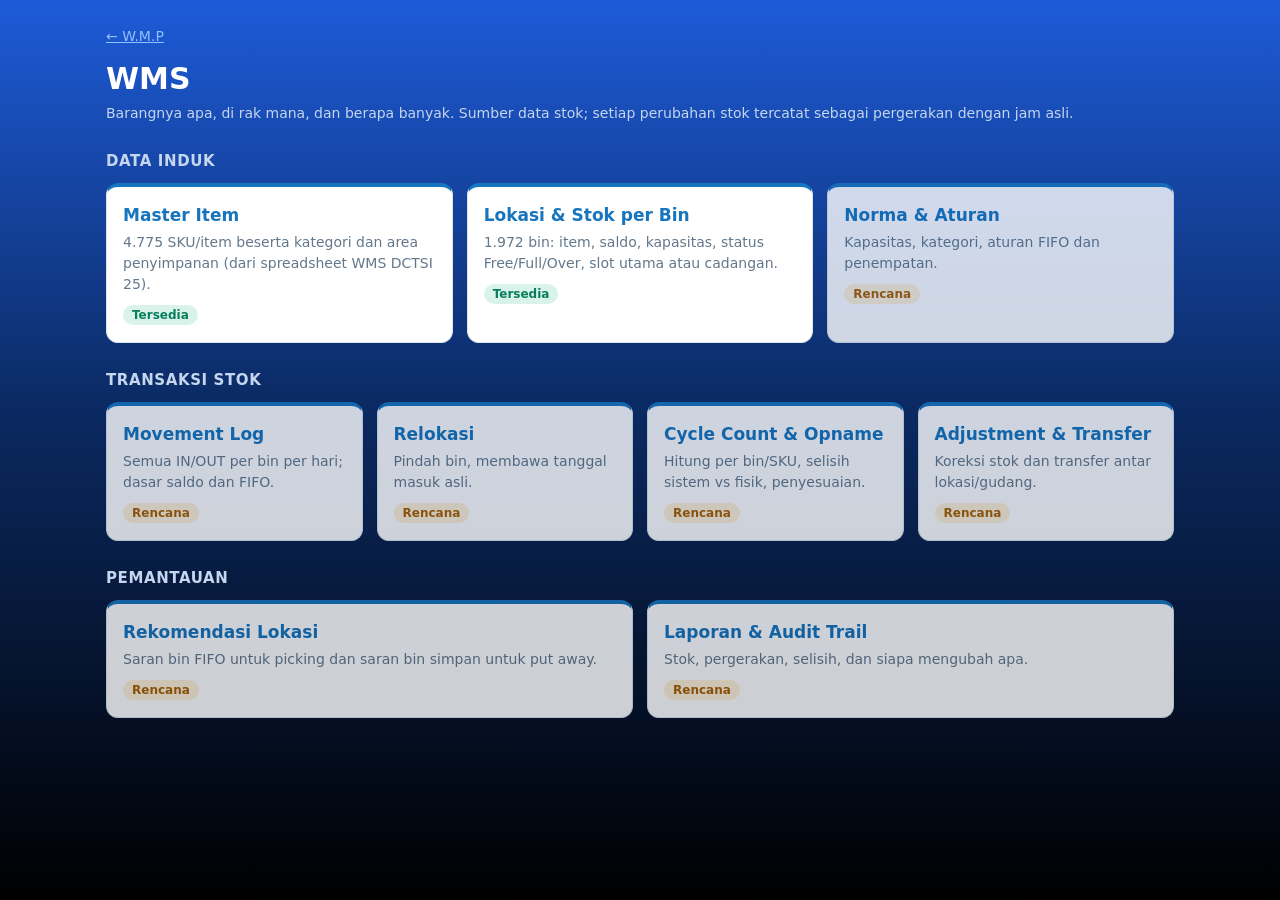
<file: wms.html>
<!doctype html>
<html lang="id">
<head>
<meta charset="utf-8">
<meta name="viewport" content="width=device-width,initial-scale=1">
<title>WMS | W.M.P</title>
<link rel="stylesheet" href="assets/wmp.css">
</head>
<body style="--c:var(--wms)">
<main>
 <a class="crumb" href="index.html">← W.M.P</a>
 <h1>WMS</h1>
 <p class="sub">Barangnya apa, di rak mana, dan berapa banyak. Sumber data stok; setiap perubahan stok tercatat sebagai pergerakan dengan jam asli.</p>
 <h3 class="sec">Data induk</h3><section class="tiles">
  <a class="tile" href="wms-item.html"><h2>Master Item</h2><p>4.775 SKU/item beserta kategori dan area penyimpanan (dari spreadsheet WMS DCTSI 25).</p><span class="tag on">Tersedia</span></a>
  <a class="tile" href="wms-bin.html"><h2>Lokasi &amp; Stok per Bin</h2><p>1.972 bin: item, saldo, kapasitas, status Free/Full/Over, slot utama atau cadangan.</p><span class="tag on">Tersedia</span></a>
  <div class="tile soon"><h2>Norma &amp; Aturan</h2><p>Kapasitas, kategori, aturan FIFO dan penempatan.</p><span class="tag soon">Rencana</span></div>
 </section><h3 class="sec">Transaksi stok</h3><section class="tiles">
  <div class="tile soon"><h2>Movement Log</h2><p>Semua IN/OUT per bin per hari; dasar saldo dan FIFO.</p><span class="tag soon">Rencana</span></div>
  <div class="tile soon"><h2>Relokasi</h2><p>Pindah bin, membawa tanggal masuk asli.</p><span class="tag soon">Rencana</span></div>
  <div class="tile soon"><h2>Cycle Count &amp; Opname</h2><p>Hitung per bin/SKU, selisih sistem vs fisik, penyesuaian.</p><span class="tag soon">Rencana</span></div>
  <div class="tile soon"><h2>Adjustment &amp; Transfer</h2><p>Koreksi stok dan transfer antar lokasi/gudang.</p><span class="tag soon">Rencana</span></div>
 </section><h3 class="sec">Pemantauan</h3><section class="tiles">
  <div class="tile soon"><h2>Rekomendasi Lokasi</h2><p>Saran bin FIFO untuk picking dan saran bin simpan untuk put away.</p><span class="tag soon">Rencana</span></div>
  <div class="tile soon"><h2>Laporan &amp; Audit Trail</h2><p>Stok, pergerakan, selisih, dan siapa mengubah apa.</p><span class="tag soon">Rencana</span></div>
 </section>
</main>
</body>
</html>
</file>
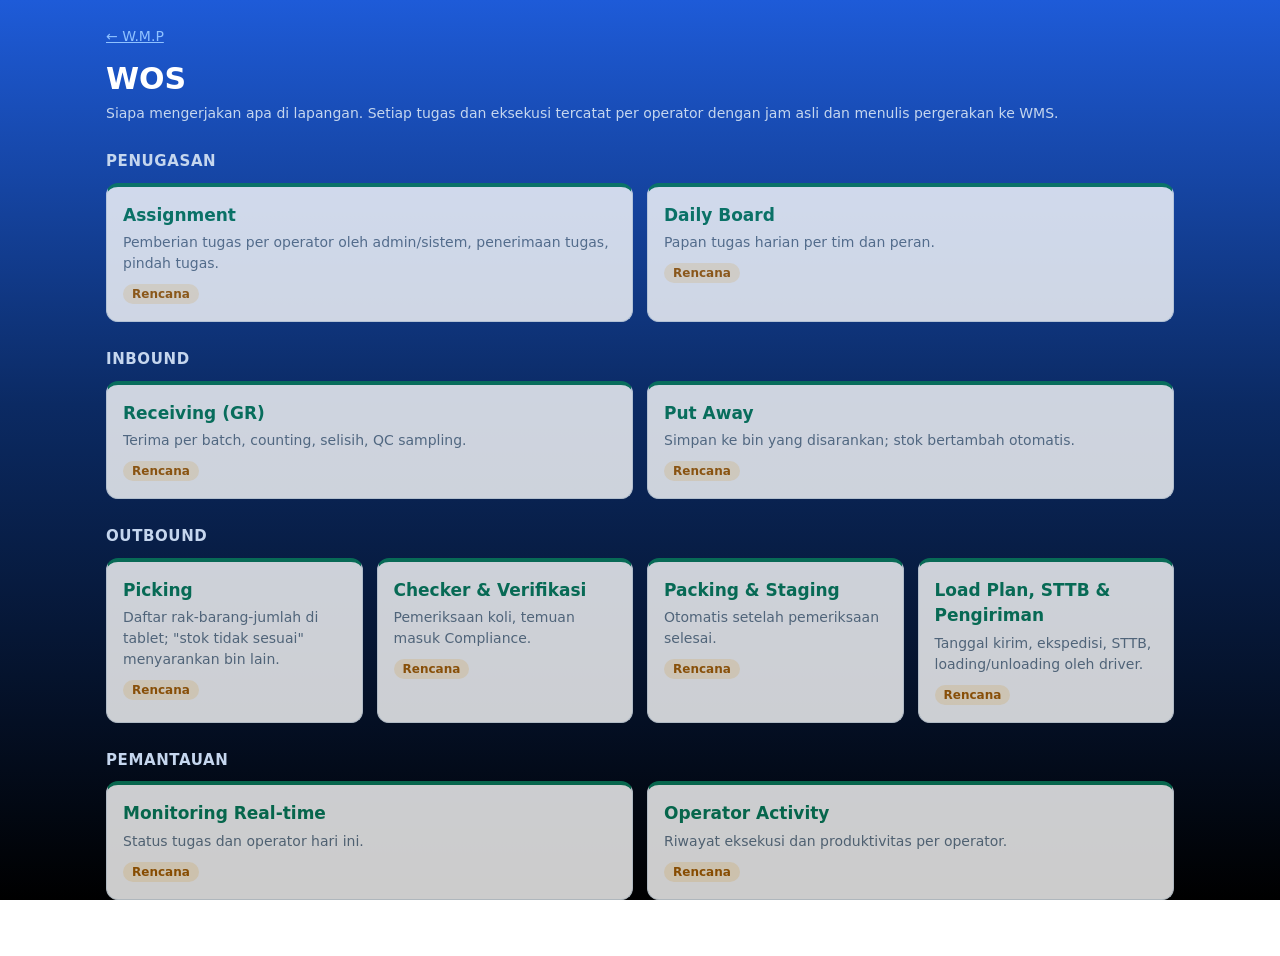
<file: wos.html>
<!doctype html>
<html lang="id">
<head>
<meta charset="utf-8">
<meta name="viewport" content="width=device-width,initial-scale=1">
<title>WOS | W.M.P</title>
<link rel="stylesheet" href="assets/wmp.css">
</head>
<body style="--c:var(--wos)">
<main>
 <a class="crumb" href="index.html">← W.M.P</a>
 <h1>WOS</h1>
 <p class="sub">Siapa mengerjakan apa di lapangan. Setiap tugas dan eksekusi tercatat per operator dengan jam asli dan menulis pergerakan ke WMS.</p>
 <h3 class="sec">Penugasan</h3><section class="tiles">
  <div class="tile soon"><h2>Assignment</h2><p>Pemberian tugas per operator oleh admin/sistem, penerimaan tugas, pindah tugas.</p><span class="tag soon">Rencana</span></div>
  <div class="tile soon"><h2>Daily Board</h2><p>Papan tugas harian per tim dan peran.</p><span class="tag soon">Rencana</span></div>
 </section><h3 class="sec">Inbound</h3><section class="tiles">
  <div class="tile soon"><h2>Receiving (GR)</h2><p>Terima per batch, counting, selisih, QC sampling.</p><span class="tag soon">Rencana</span></div>
  <div class="tile soon"><h2>Put Away</h2><p>Simpan ke bin yang disarankan; stok bertambah otomatis.</p><span class="tag soon">Rencana</span></div>
 </section><h3 class="sec">Outbound</h3><section class="tiles">
  <div class="tile soon"><h2>Picking</h2><p>Daftar rak-barang-jumlah di tablet; "stok tidak sesuai" menyarankan bin lain.</p><span class="tag soon">Rencana</span></div>
  <div class="tile soon"><h2>Checker &amp; Verifikasi</h2><p>Pemeriksaan koli, temuan masuk Compliance.</p><span class="tag soon">Rencana</span></div>
  <div class="tile soon"><h2>Packing &amp; Staging</h2><p>Otomatis setelah pemeriksaan selesai.</p><span class="tag soon">Rencana</span></div>
  <div class="tile soon"><h2>Load Plan, STTB &amp; Pengiriman</h2><p>Tanggal kirim, ekspedisi, STTB, loading/unloading oleh driver.</p><span class="tag soon">Rencana</span></div>
 </section><h3 class="sec">Pemantauan</h3><section class="tiles">
  <div class="tile soon"><h2>Monitoring Real-time</h2><p>Status tugas dan operator hari ini.</p><span class="tag soon">Rencana</span></div>
  <div class="tile soon"><h2>Operator Activity</h2><p>Riwayat eksekusi dan produktivitas per operator.</p><span class="tag soon">Rencana</span></div>
 </section>
</main>
</body>
</html>
</file>
<file: assets/wmp.css>
:root{--card:#fff;--ink:#18334b;--muted:#63788b;--line:#dbe5ed;--c:#1675bd;--people:#6853b9;--wms:#1675bd;--wos:#087e5b;--brand:#b5532a;--ok:#087e5b;--bad:#b3261e;--warn:#a95f00}
@media(prefers-color-scheme:dark){:root:not([data-theme="light"]){--card:#16283a;--ink:#e6eef6;--muted:#9bb0c3;--line:#26405a}}
*{box-sizing:border-box}
body{margin:0;min-height:100vh;background:#0a1f44;background:linear-gradient(180deg,#1e5bd8 0%,#0b2a63 45%,#000 100%) fixed;color:#fff;font:16px/1.5 system-ui,-apple-system,Segoe UI,Roboto,Arial,sans-serif}
main{max-width:1100px;margin:0 auto;padding:24px 16px 56px}
a{color:#8fc1ff}
h1{margin:8px 0 2px;font-size:clamp(22px,4vw,30px)}
.sub{margin:0 0 18px;color:#c5d6ee;font-size:14px}
.crumb{font-size:14px}
.panel{background:var(--card);color:var(--ink);border:1px solid var(--line);border-radius:12px;padding:16px;border-top:4px solid var(--c)}
.tiles{display:grid;grid-template-columns:repeat(auto-fit,minmax(240px,1fr));gap:14px}
.tile{display:block;text-decoration:none;background:var(--card);color:var(--ink);border:1px solid var(--line);border-radius:12px;padding:16px;border-top:4px solid var(--c)}
a.tile:hover{outline:2px solid var(--c)}
.tile h2{margin:0 0 4px;font-size:17px;color:var(--c)}
.tile p{margin:0;color:var(--muted);font-size:14px}
.tile.soon{opacity:.8}
.tag{display:inline-block;margin-top:10px;padding:1px 9px;border-radius:999px;font-size:12px;font-weight:600;background:#e9e4f8;color:#4a3a96}
.tag.on{background:#d9f3ea;color:var(--ok)}.tag.soon{background:#fff1d7;color:var(--warn)}.tag.bad{background:#fbe0de;color:var(--bad)}
h3.sec{margin:26px 0 10px;font-size:15px;color:#c5d6ee;text-transform:uppercase;letter-spacing:.04em}
.bar{display:flex;flex-wrap:wrap;gap:8px;margin-bottom:12px}
.bar input,.bar select{flex:1 1 150px;min-width:0}
input,select,textarea,button{font:inherit;color:var(--ink);background:var(--card);border:1px solid var(--line);border-radius:8px;padding:8px 10px}
button{cursor:pointer;font-weight:600}
.stats{display:flex;flex-wrap:wrap;gap:14px;margin:0 0 12px;font-size:13px;color:var(--muted)}
.stats b{color:var(--ink)}
.wrap{overflow-x:auto}
table{width:100%;border-collapse:collapse;font-size:14px}
th,td{text-align:left;padding:7px 10px;border-bottom:1px solid var(--line);white-space:nowrap}
td.n,th.n{text-align:right}
th{font-size:12px;text-transform:uppercase;letter-spacing:.03em;color:var(--muted)}
.pager{display:flex;gap:8px;align-items:center;justify-content:flex-end;margin-top:10px;font-size:13px;color:var(--muted)}
.note{margin-top:12px;font-size:12px;color:#c5d6ee}
.flow{display:flex;flex-wrap:wrap;gap:8px;align-items:center;font-size:13px;color:var(--ink)}
.flow span{padding:4px 10px;border-radius:999px;background:var(--card);border:1px solid var(--line)}
</file>
